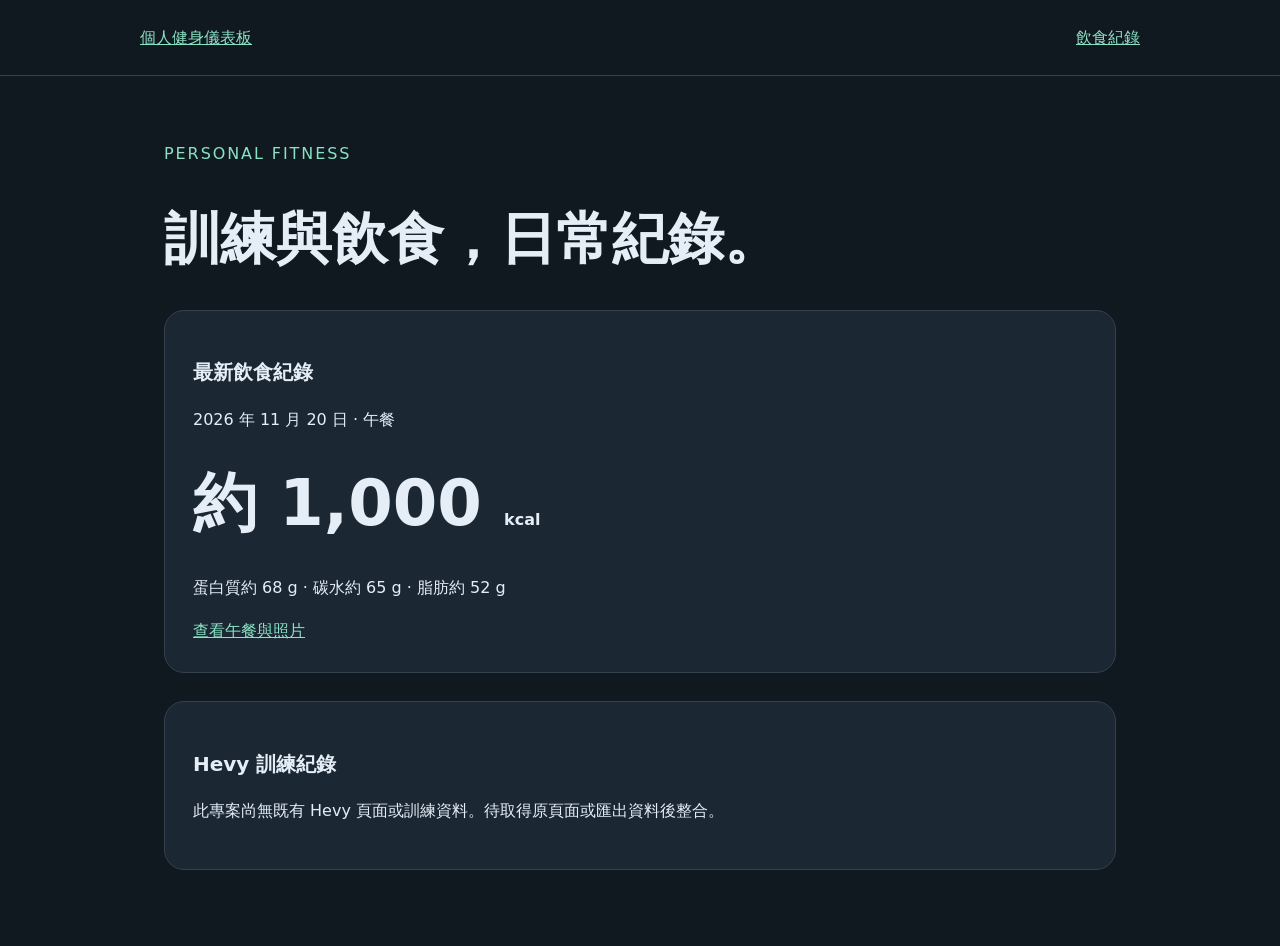
<file: index.html>
<!doctype html>
<html lang="zh-Hant"><meta charset="utf-8"><meta name="viewport" content="width=device-width, initial-scale=1"><title>個人健身儀表板</title><link rel="stylesheet" href="style.css"><body><header><a href="index.html">個人健身儀表板</a><nav><a href="nutrition.html">飲食紀錄</a></nav></header><main><p class="eyebrow">PERSONAL FITNESS</p><h1>訓練與飲食，日常紀錄。</h1><section><h2>最新飲食紀錄</h2><p>2026 年 11 月 20 日 · 午餐</p><p class="big">約 1,000 <small>kcal</small></p><p>蛋白質約 68 g · 碳水約 65 g · 脂肪約 52 g</p><a href="nutrition.html">查看午餐與照片</a></section><section><h2>Hevy 訓練紀錄</h2><p>此專案尚無既有 Hevy 頁面或訓練資料。待取得原頁面或匯出資料後整合。</p></section></main></body></html>
</file>
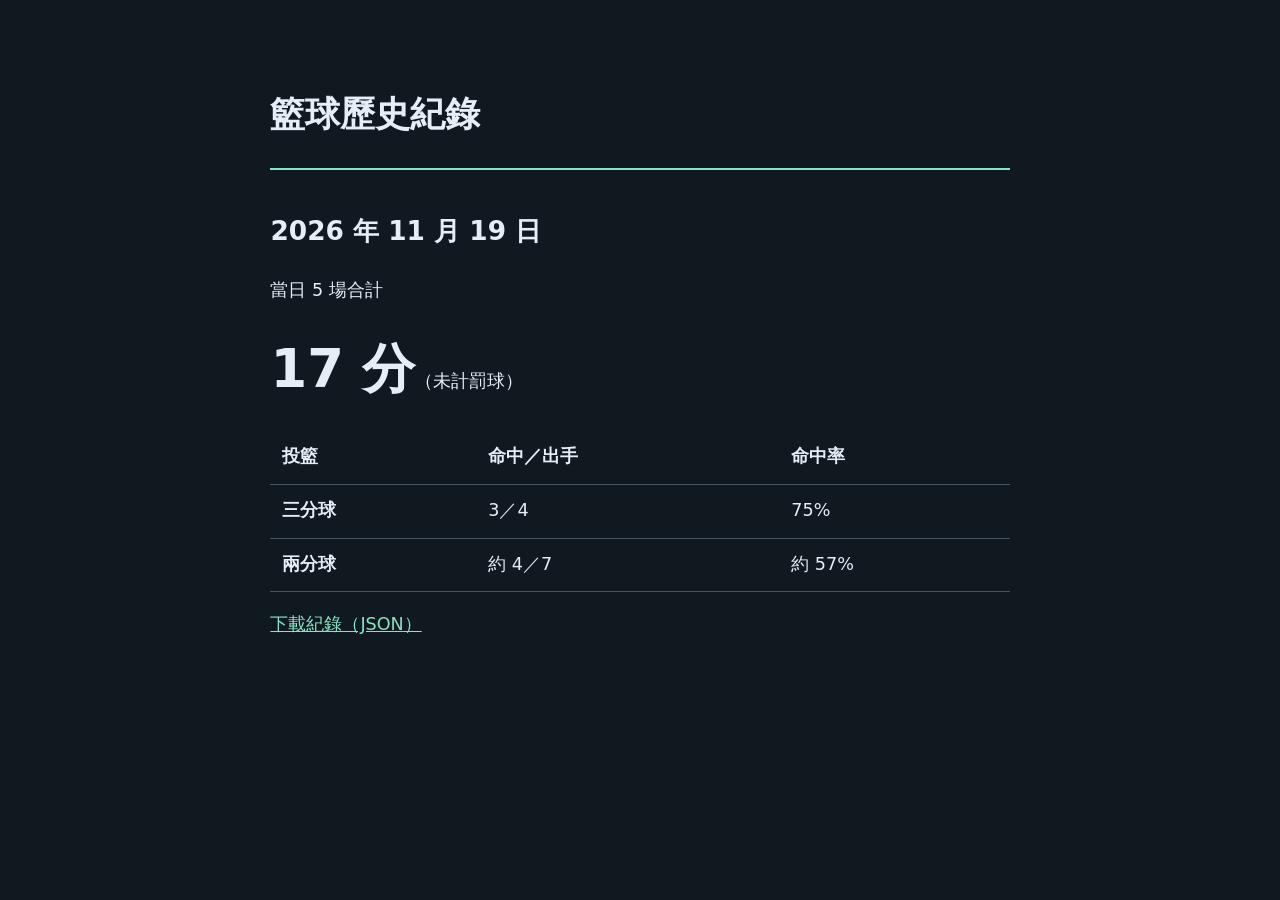
<file: basketball-history.html>
<!doctype html>
<html lang="zh-Hant">
<head>
  <meta charset="utf-8">
  <meta name="viewport" content="width=device-width, initial-scale=1">
  <title>籃球歷史紀錄</title>
  <style>
    :root { color-scheme: dark; font: 110%/1.7 system-ui, sans-serif; background: #101820; color: #e5edf6; }
    main { max-width: 42rem; margin: auto; padding: 3rem 1rem; }
    article { border-top: 2px solid #8ae2c4; padding-top: 1rem; }
    strong { font-size: 3rem; }
    table { border-collapse: collapse; width: 100%; }
    th, td { text-align: left; padding: .65rem; border-bottom: 1px solid #46545e; }
    a { color: #8ae2c4; }
  </style>
</head>
<body>
  <main>
    <h1>籃球歷史紀錄</h1>
    <article>
      <h2><time datetime="2026-11-19">2026 年 11 月 19 日</time></h2>
      <p>當日 5 場合計</p>
      <p><strong>17 分</strong>（未計罰球）</p>
      <table>
        <thead><tr><th>投籃</th><th>命中／出手</th><th>命中率</th></tr></thead>
        <tbody>
          <tr><th scope="row">三分球</th><td>3／4</td><td>75%</td></tr>
          <tr><th scope="row">兩分球</th><td>約 4／7</td><td>約 57%</td></tr>
        </tbody>
      </table>
    </article>
    <p><a href="basketball-history.json" download>下載紀錄（JSON）</a></p>
  </main>
</body>
</html>
</file>
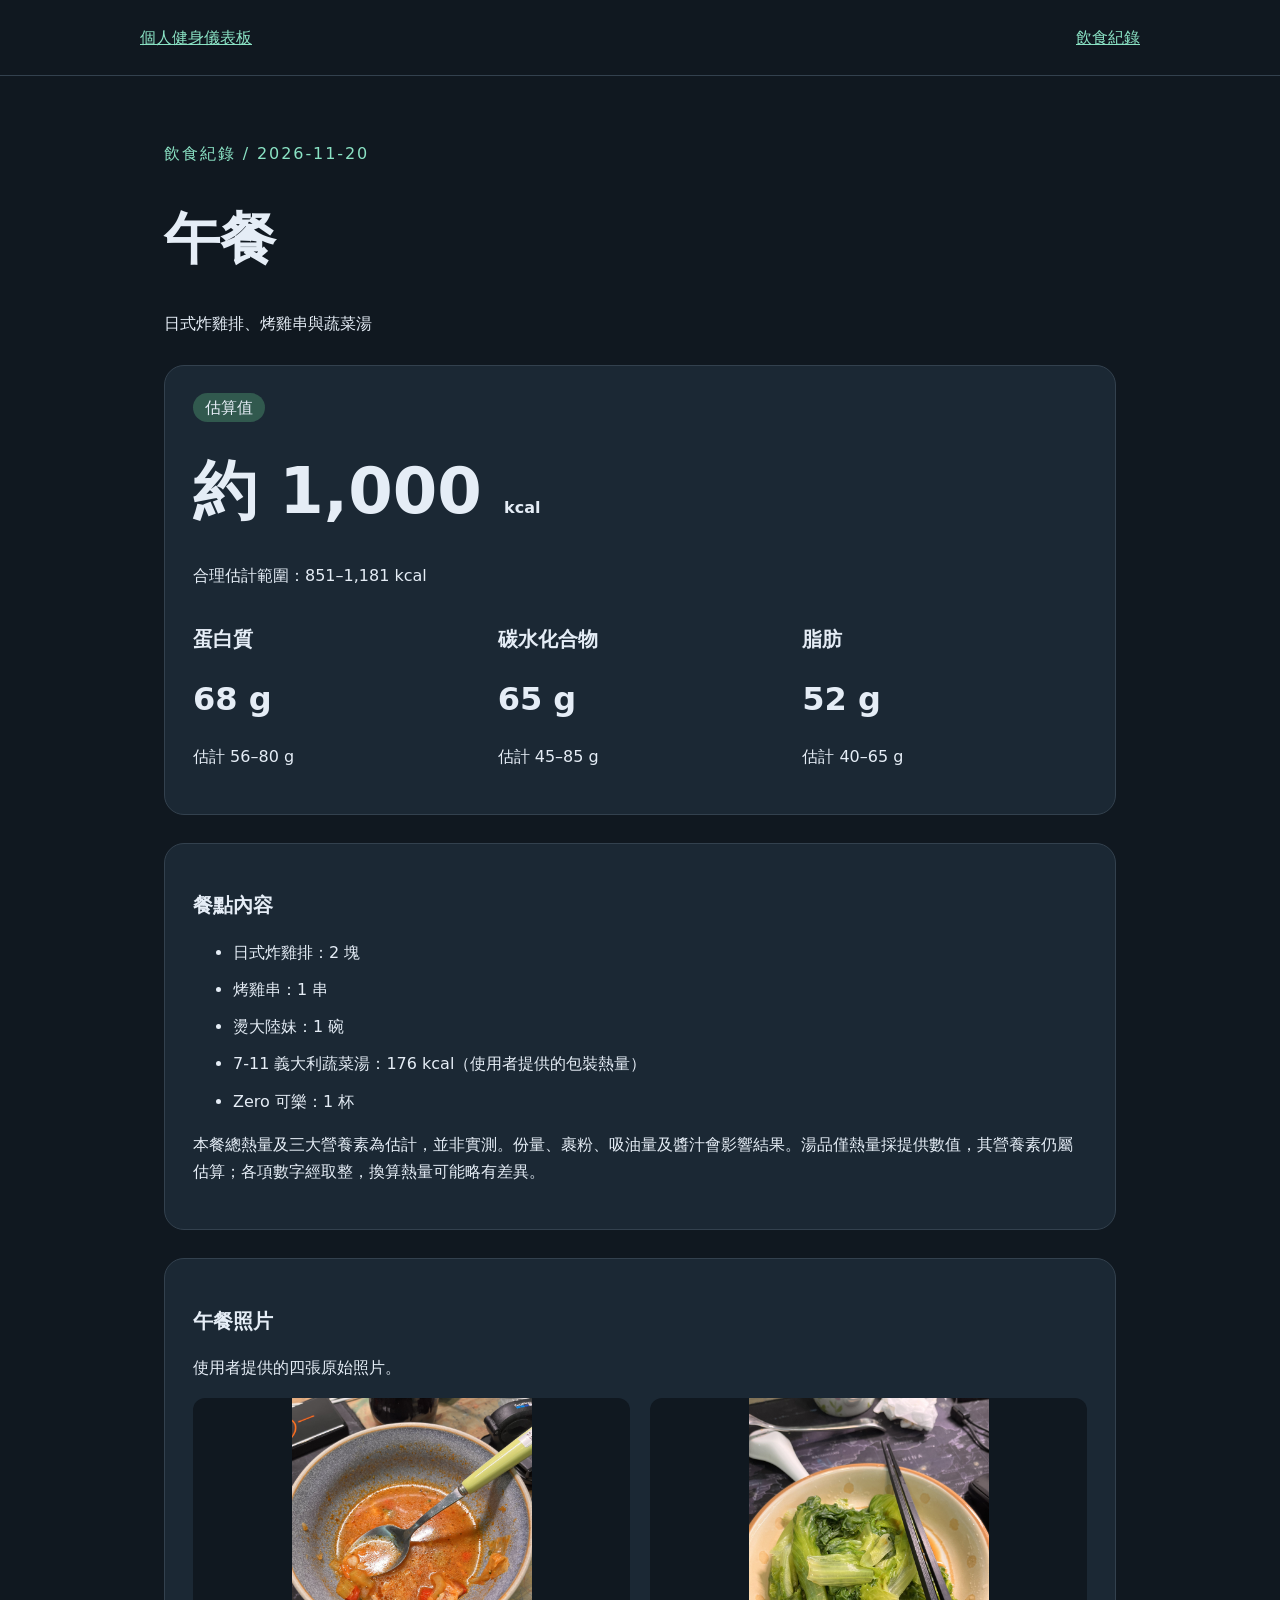
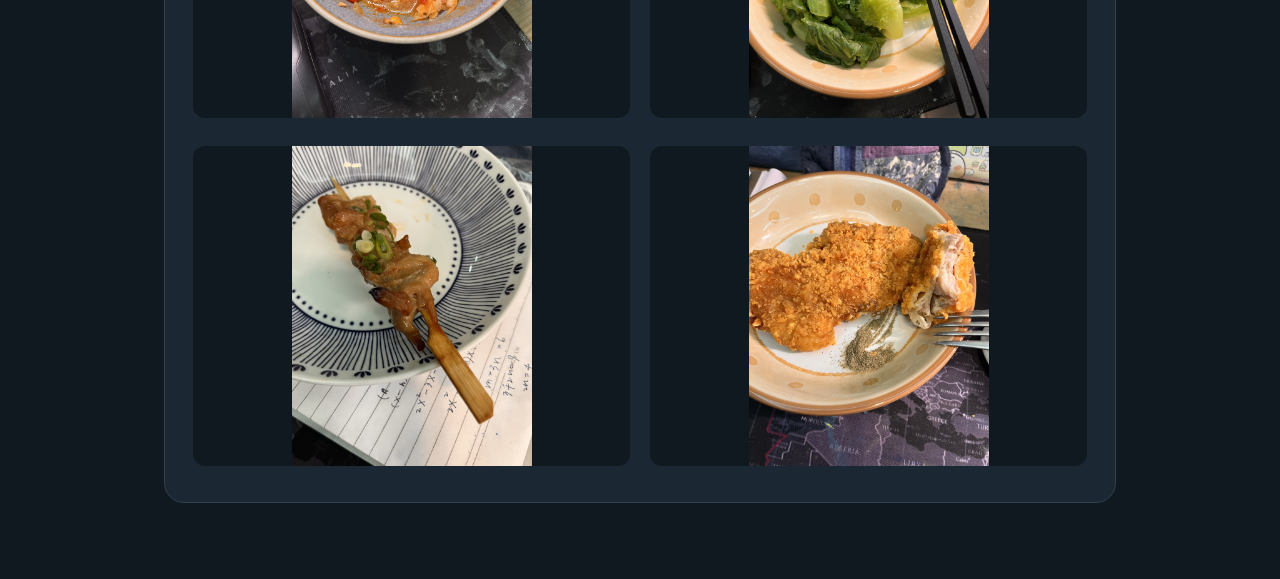
<file: nutrition.html>
<!doctype html>
<html lang="zh-Hant"><meta charset="utf-8"><meta name="viewport" content="width=device-width, initial-scale=1"><title>2026-11-20 午餐 · 飲食紀錄</title><link rel="stylesheet" href="style.css"><body><header><a href="index.html">個人健身儀表板</a><nav><a href="nutrition.html" aria-current="page">飲食紀錄</a></nav></header><main><p class="eyebrow">飲食紀錄 / 2026-11-20</p><h1>午餐</h1><p>日式炸雞排、烤雞串與蔬菜湯</p><section><span class="badge">估算值</span><p class="big">約 1,000 <small>kcal</small></p><p>合理估計範圍：851–1,181 kcal</p><div class="metrics"><article><h2>蛋白質</h2><strong>68 g</strong><p>估計 56–80 g</p></article><article><h2>碳水化合物</h2><strong>65 g</strong><p>估計 45–85 g</p></article><article><h2>脂肪</h2><strong>52 g</strong><p>估計 40–65 g</p></article></div></section><section><h2>餐點內容</h2><ul><li>日式炸雞排：2 塊</li><li>烤雞串：1 串</li><li>燙大陸妹：1 碗</li><li>7-11 義大利蔬菜湯：176 kcal（使用者提供的包裝熱量）</li><li>Zero 可樂：1 杯</li></ul><p>本餐總熱量及三大營養素為估計，並非實測。份量、裹粉、吸油量及醬汁會影響結果。湯品僅熱量採提供數值，其營養素仍屬估算；各項數字經取整，換算熱量可能略有差異。</p></section><section><h2>午餐照片</h2><p>使用者提供的四張原始照片。</p><div class="photos"><a href="assets/lunch-2026-11-20/IMG_0859.jpg"><img src="assets/lunch-2026-11-20/IMG_0859.jpg" alt="午餐原始照片 1" loading="lazy"></a><a href="assets/lunch-2026-11-20/IMG_0858.jpg"><img src="assets/lunch-2026-11-20/IMG_0858.jpg" alt="午餐原始照片 2" loading="lazy"></a><a href="assets/lunch-2026-11-20/IMG_0861.jpg"><img src="assets/lunch-2026-11-20/IMG_0861.jpg" alt="午餐原始照片 3" loading="lazy"></a><a href="assets/lunch-2026-11-20/IMG_0860.jpg"><img src="assets/lunch-2026-11-20/IMG_0860.jpg" alt="午餐原始照片 4" loading="lazy"></a></div></section></main></body></html>
</file>
<file: style.css>
:root{font-family:system-ui,sans-serif;color:#e5edf6;background:#101820;line-height:1.7}*{box-sizing:border-box}body{margin:0}a{color:#8ae2c4}header{display:flex;justify-content:space-between;gap:20px;padding:24px max(24px,calc((100vw - 1000px)/2));border-bottom:1px solid #33414e}main{max-width:1000px;margin:auto;padding:48px 24px}h1{font-size:clamp(2rem,5vw,3.5rem);line-height:1.2}h2{font-size:1.25rem}.eyebrow{color:#8ae2c4;letter-spacing:.12em}section{background:#1b2834;border:1px solid #33414e;border-radius:20px;padding:28px;margin:28px 0}.big{font-size:clamp(2.5rem,8vw,4rem);font-weight:750;margin:16px 0}.big small{font-size:1rem}.badge{background:#31594e;padding:5px 12px;border-radius:20px}.metrics,.photos{display:grid;grid-template-columns:repeat(3,1fr);gap:20px}.metrics strong{font-size:2rem}.photos{grid-template-columns:repeat(2,1fr)}.photos img{width:100%;height:320px;object-fit:contain;background:#101820;border-radius:12px}li{margin:10px 0}@media(max-width:600px){.metrics,.photos{grid-template-columns:1fr}header{flex-wrap:wrap}section{padding:20px}}
</file>
